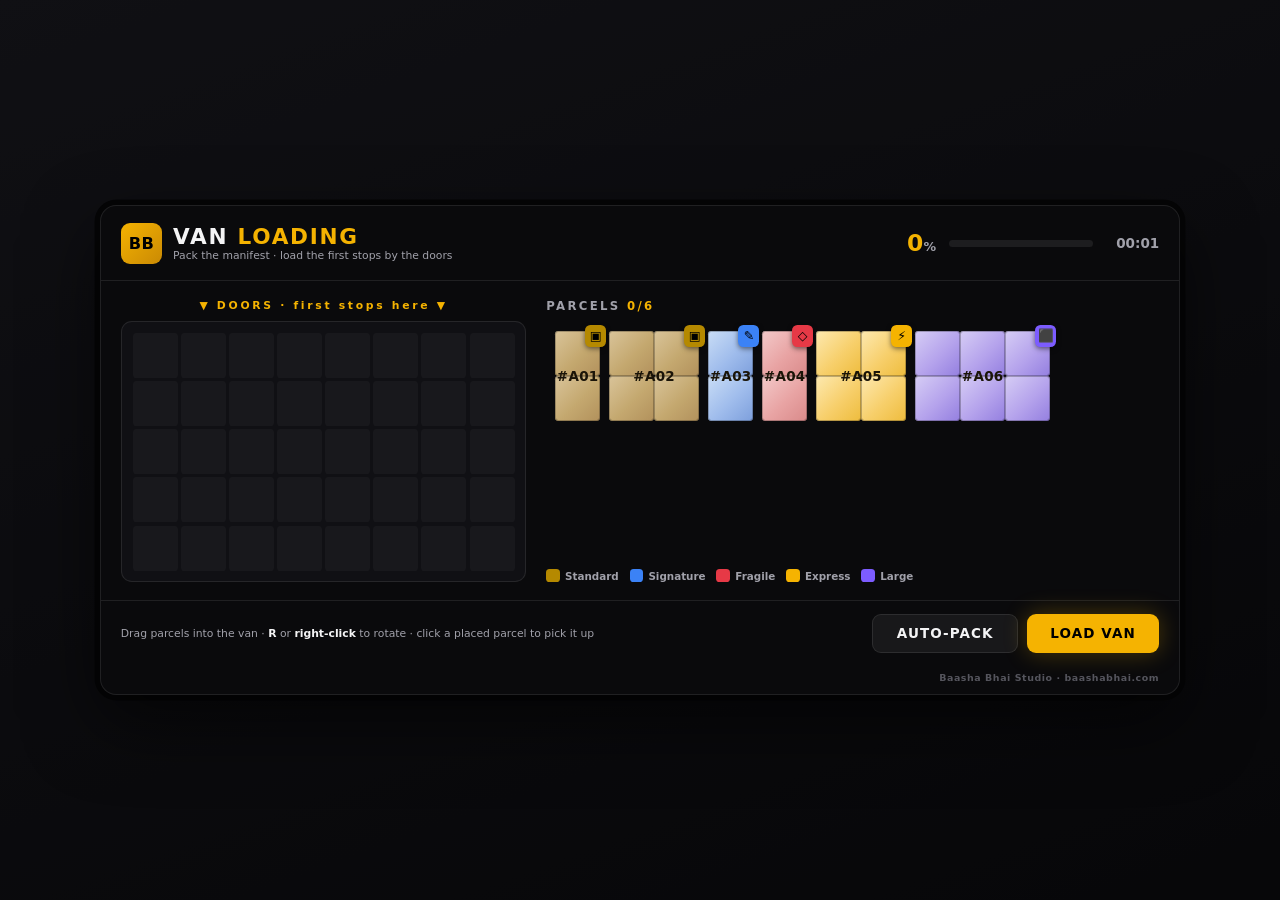
<file: baasha_delivery/web/index.html>
<!DOCTYPE html>
<html lang="en">
<head>
    <meta charset="UTF-8">
    <meta name="viewport" content="width=device-width, initial-scale=1.0">
    <title>Baasha Delivery</title>
    <link rel="stylesheet" href="style.css">
</head>
<body>
    <!-- HUD pill (no focus) -->
    <div id="hud" class="hidden"></div>

    <!-- Van Loading Puzzle -->
    <div id="load" class="view hidden">
        <div class="load-panel">
            <header class="load-head">
                <div class="brand">
                    <div class="brand-mark">BB</div>
                    <div class="brand-text">
                        <div class="title">VAN <span>LOADING</span></div>
                        <div class="sub">Pack the manifest · load the first stops by the doors</div>
                    </div>
                </div>
                <div class="load-meta">
                    <div class="score"><b id="scoreVal">0</b><span>%</span></div>
                    <div class="meter"><div class="meter-fill" id="scoreFill"></div></div>
                    <div class="timer" id="timer">00:00</div>
                </div>
            </header>

            <div class="load-body">
                <div class="grid-wrap">
                    <div class="doors">▼ DOORS · first stops here ▼</div>
                    <div class="grid" id="grid"></div>
                </div>
                <div class="dock">
                    <div class="dock-head">PARCELS <span id="dockCount"></span></div>
                    <div class="dock-tray" id="tray"></div>
                    <div class="dock-legend" id="legend"></div>
                </div>
            </div>

            <footer class="load-foot">
                <div class="hint">Drag parcels into the van · <b>R</b> or <b>right-click</b> to rotate · click a placed parcel to pick it up</div>
                <div class="actions">
                    <button class="btn outline" id="autoPack">Auto-pack</button>
                    <button class="btn gold" id="confirm">Load van</button>
                </div>
            </footer>
            <div class="foot-brand">Baasha Bhai Studio · baashabhai.com</div>
        </div>
    </div>

    <!-- Signature pad -->
    <div id="sign" class="view hidden">
        <div class="sign-card">
            <div class="sign-head"><span class="sign-icon">✎</span> SIGNATURE REQUIRED</div>
            <div class="sign-label" id="signLabel"></div>
            <div class="sign-customer" id="signCustomer"></div>
            <svg class="sign-svg" viewBox="0 0 300 110" preserveAspectRatio="none">
                <path id="signPath" d="M 22 72 C 40 30, 62 92, 84 48 S 124 84, 148 38 S 190 78, 214 44 S 256 70, 278 30"
                      fill="none" stroke="#f5b301" stroke-width="3.5" stroke-linecap="round" stroke-linejoin="round"/>
            </svg>
            <button class="btn gold" id="signConfirm">Confirm delivery</button>
            <div class="sign-hint">Auto-confirms in <b id="signCount">6</b>s</div>
        </div>
    </div>

    <!-- Rating card -->
    <div id="rate" class="hidden">
        <div class="rate-card">
            <div class="rate-stars" id="rateStars"></div>
            <div class="rate-tip" id="rateTip"></div>
            <div class="rate-cond" id="rateCond"></div>
        </div>
    </div>

    <script src="app.js"></script>
</body>
</html>
</file>
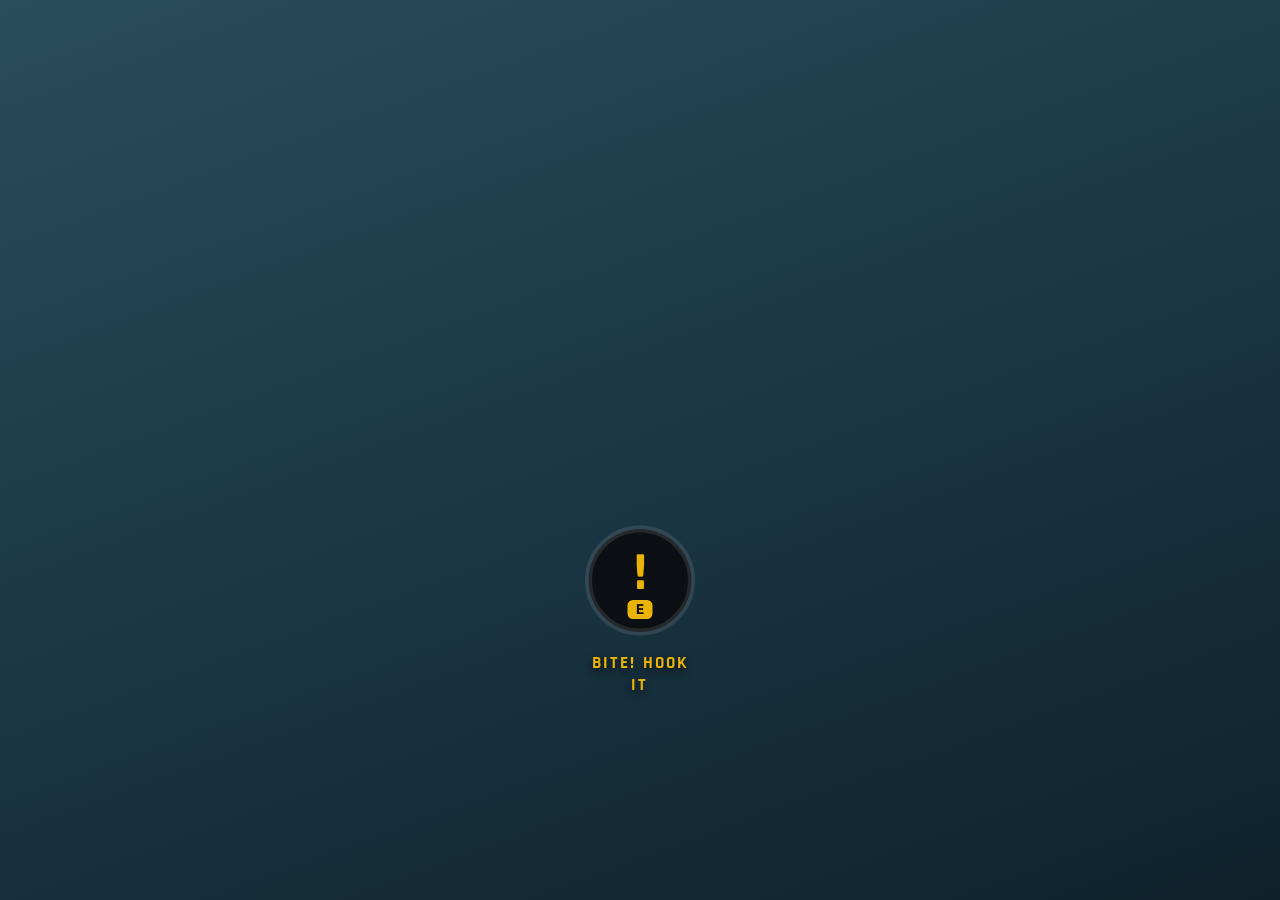
<file: baasha_fishing/web/index.html>
<!DOCTYPE html>
<html lang="en">
<head>
    <meta charset="UTF-8">
    <title>Baasha Fishing</title>
    <link rel="preconnect" href="https://fonts.googleapis.com">
    <link href="https://fonts.googleapis.com/css2?family=Inter:wght@500;600;700&family=Rajdhani:wght@600;700&display=swap" rel="stylesheet">
    <link rel="stylesheet" href="https://cdnjs.cloudflare.com/ajax/libs/font-awesome/6.5.2/css/all.min.css">
    <link rel="stylesheet" href="style.css">
</head>
<body>
    <!-- Bite prompt -->
    <div id="bite" class="hidden">
        <svg class="ring" viewBox="0 0 100 100"><circle cx="50" cy="50" r="44" /><circle id="biteRing" cx="50" cy="50" r="44" /></svg>
        <div class="bite-inner">
            <div class="bite-mark">!</div>
            <div class="bite-key">E</div>
        </div>
        <div class="bite-label">BITE! HOOK IT</div>
    </div>

    <!-- Strike minigame -->
    <div id="reel" class="hidden">
        <div class="reel-head">
            <span class="reel-title"><i class="fa-solid fa-fish"></i> STRIKE!</span>
            <span class="reel-rarity" id="reelRarity"></span>
        </div>
        <div class="strike">
            <svg viewBox="0 0 100 100" class="sring" id="sring">
                <circle cx="50" cy="50" r="42" class="sring-track"></circle>
                <circle cx="50" cy="50" r="42" class="sring-zone" id="sringZone"></circle>
                <g id="needle"><line x1="50" y1="50" x2="50" y2="12"></line><circle cx="50" cy="12" r="3.2"></circle></g>
                <circle cx="50" cy="50" r="5" class="sring-hub"></circle>
            </svg>
            <div class="strike-side">
                <div class="s-label">REEL IT IN</div>
                <div class="pips" id="hitPips"></div>
                <div class="s-label">LINE</div>
                <div class="pips" id="linePips"></div>
                <div class="s-flash" id="sFlash"></div>
            </div>
        </div>
        <div class="reel-hint">Press <b>E</b> / <b>SPACE</b> / click when the needle is in the <b class="green">green zone</b></div>
    </div>

    <!-- Catch card -->
    <div id="catch" class="hidden">
        <div class="c-stripe" id="cStripe"></div>
        <div class="c-icon" id="cIcon"><i class="fa-solid fa-fish"></i></div>
        <div class="c-body">
            <div class="c-rarity" id="cRarity"></div>
            <div class="c-name" id="cName"></div>
            <div class="c-meta" id="cMeta"></div>
        </div>
        <div class="c-value" id="cValue"></div>
    </div>

    <!-- Fish Market (at the fishing ped) -->
    <div id="market" class="hidden">
        <header class="m-top">
            <div class="m-brand">
                <div class="m-logo"><i class="fa-solid fa-fish"></i></div>
                <div>
                    <div class="m-title">FISH <span>MARKET</span></div>
                    <div class="m-sub">Del Perro Pier · Level <b id="mLevel">1</b></div>
                </div>
            </div>
            <nav class="m-tabs">
                <button class="m-tab active" data-tab="cooler"><i class="fa-solid fa-box"></i> Cooler</button>
                <button class="m-tab" data-tab="boat"><i class="fa-solid fa-ship"></i> Boat</button>
                <button class="m-tab" data-tab="guide"><i class="fa-solid fa-book-open"></i> Fish Guide</button>
            </nav>
            <button class="m-close" id="mClose" title="Close (Esc)"><i class="fa-solid fa-xmark"></i></button>
        </header>
        <section class="m-view" id="mView"></section>
        <footer class="m-foot">
            <span>baasha_fishing · free &amp; open source</span>
            <span>baashabhai.com</span>
        </footer>
    </div>

    <!-- Deep Drop minigame -->
    <div id="drop" class="hidden">
        <canvas id="ddCanvas" width="480" height="800"></canvas>
        <div class="dd-hud">
            <div class="dd-pill" id="ddPhase">▼ DROP</div>
            <div class="dd-pill dd-hooks" id="ddHooks"></div>
            <div class="dd-pill"><i class="fa-solid fa-sack-dollar"></i><span id="ddCash">$0</span></div>
        </div>
        <div class="dd-spot" id="ddSpot"></div>
        <div class="dd-keys"><b>A</b><b>D</b> steer · <b>S</b> sink faster · <b>SPACE</b> reel up</div>
        <div class="dd-results hidden" id="ddResults">
            <div class="dd-card">
                <h2 id="ddTitle">NICE <span>CATCH</span></h2>
                <div class="dd-list" id="ddList"></div>
                <div class="dd-total"><span id="ddCount"></span><b id="ddTotal">$0</b></div>
                <div class="dd-hint">Every catch is in your inventory</div>
            </div>
        </div>
    </div>

    <script src="app.js"></script>
    <script src="deepdrop.js"></script>
</body>
</html>
</file>
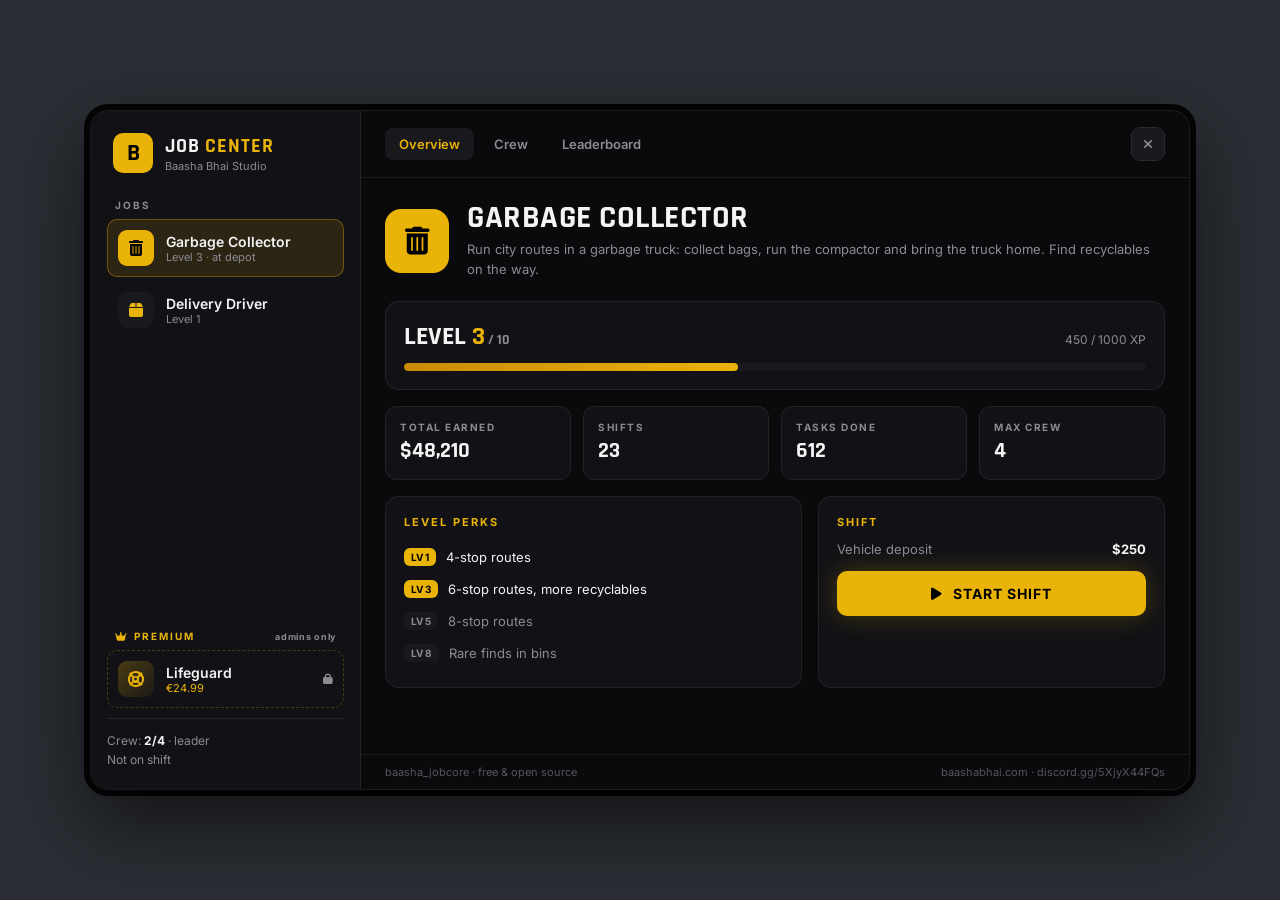
<file: baasha_jobcore/web/index.html>
<!DOCTYPE html>
<html lang="en">
<head>
    <meta charset="UTF-8">
    <title>Baasha Job Center</title>
    <link rel="preconnect" href="https://fonts.googleapis.com">
    <link href="https://fonts.googleapis.com/css2?family=Inter:wght@400;500;600;700&family=Rajdhani:wght@600;700&display=swap" rel="stylesheet">
    <link rel="stylesheet" href="https://cdnjs.cloudflare.com/ajax/libs/font-awesome/6.5.2/css/all.min.css">
    <link rel="stylesheet" href="style.css">
</head>
<body>
    <div id="tablet" class="hidden">
        <aside class="sidebar">
            <div class="brand">
                <div class="brand-mark">B</div>
                <div>
                    <div class="brand-title">JOB <span>CENTER</span></div>
                    <div class="brand-sub">Baasha Bhai Studio</div>
                </div>
            </div>
            <div id="pollBlock" class="hidden"></div>
            <div class="side-label">Jobs</div>
            <nav id="jobList"></nav>
            <div id="premiumBlock" class="hidden">
                <div class="side-label premium-label"><i class="fa-solid fa-crown"></i> Premium <span>admins only</span></div>
                <nav id="premiumList"></nav>
            </div>
            <div class="crew-mini" id="crewMini"></div>
        </aside>

        <main class="main">
            <header class="topbar">
                <div class="tabs">
                    <button class="tab active" data-tab="overview">Overview</button>
                    <button class="tab" data-tab="crew">Crew</button>
                    <button class="tab" data-tab="leaderboard">Leaderboard</button>
                </div>
                <button class="close" id="closeBtn" title="Close (Esc)"><i class="fa-solid fa-xmark"></i></button>
            </header>

            <section id="view"></section>

            <footer class="footer">
                <span>baasha_jobcore · free &amp; open source</span>
                <span>baashabhai.com · discord.gg/5XjyX44FQs</span>
            </footer>
        </main>
    </div>
    <script src="app.js"></script>
</body>
</html>
</file>
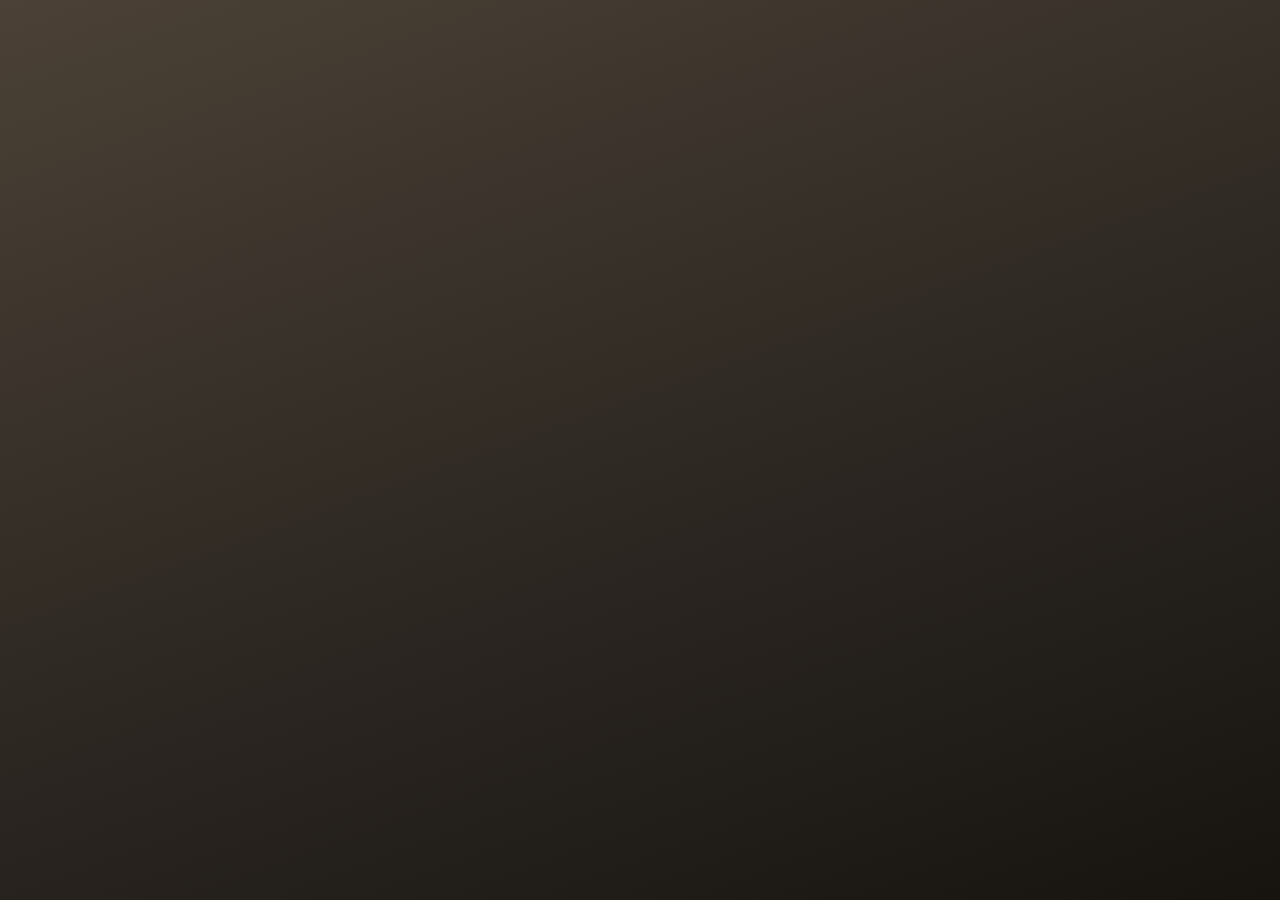
<file: baasha_mining/web/index.html>
<!DOCTYPE html>
<html lang="en">
<head>
    <meta charset="UTF-8">
    <title>Baasha Mining</title>
    <link rel="preconnect" href="https://fonts.googleapis.com">
    <link href="https://fonts.googleapis.com/css2?family=Inter:wght@500;600;700&family=Rajdhani:wght@600;700&display=swap" rel="stylesheet">
    <link rel="stylesheet" href="https://cdnjs.cloudflare.com/ajax/libs/font-awesome/6.5.2/css/all.min.css">
    <link rel="stylesheet" href="style.css">
</head>
<body>
    <!-- Rock Breaker minigame (panel on the right, the player stays visible) -->
    <div id="breaker" class="off">
        <canvas id="bkCanvas" width="520" height="640"></canvas>
        <div class="bk-top">
            <div>
                <div class="bk-rar" id="bkRar">COMMON</div>
                <div class="bk-ore" id="bkOre">Copper rock</div>
            </div>
            <div class="bk-stamina" id="bkStamina"></div>
        </div>
        <div class="bk-progress"><div id="bkProgress"></div></div>
        <div class="bk-keys">Strike with <b>E</b> / <b>SPACE</b> when the ring meets the glowing spot</div>
    </div>

    <!-- Finds card (after a rock or a dynamite blast) -->
    <div id="result" class="off">
        <h2 id="rTitle">ROCK <span>BROKEN</span></h2>
        <div class="r-list" id="rList"></div>
        <div class="r-total"><span id="rMeta"></span><b id="rTotal">$0</b></div>
    </div>

    <!-- Mining Office (at the quarry) -->
    <div id="office" class="off">
        <header class="m-top">
            <div class="m-brand">
                <div class="m-logo"><i class="fa-solid fa-gem"></i></div>
                <div>
                    <div class="m-title">MINING <span>OFFICE</span></div>
                    <div class="m-sub">Davis Quartz · Level <b id="oLevel">1</b></div>
                </div>
            </div>
            <nav class="m-tabs">
                <button class="m-tab active" data-tab="bag"><i class="fa-solid fa-sack-xmark"></i> Ore Bag</button>
                <button class="m-tab" data-tab="smelter"><i class="fa-solid fa-fire"></i> Smelter</button>
                <button class="m-tab" data-tab="collection"><i class="fa-solid fa-gem"></i> Collection</button>
            </nav>
            <button class="m-close" id="oClose" title="Close (Esc)"><i class="fa-solid fa-xmark"></i></button>
        </header>
        <section class="m-view" id="oView"></section>
        <footer class="m-foot">
            <span>baasha_mining · free &amp; open source</span>
            <span>baashabhai.com</span>
        </footer>
    </div>

    <script src="app.js"></script>
    <script src="breaker.js"></script>
</body>
</html>
</file>
<file: baasha_delivery/web/style.css>
:root {
    --panel: rgba(10, 10, 12, 0.9);
    --panel2: #121216;
    --line: rgba(255, 255, 255, 0.09);
    --text: #f4f4f5;
    --muted: #a1a1aa;
    --gold: #f5b301;
    --green: #22c55e;
    --red: #ef4444;
    --cell: clamp(34px, 5vh, 58px);
    --radius: 1.4vh;
}

* { box-sizing: border-box; margin: 0; padding: 0; }
html, body {
    width: 100vw; height: 100vh; overflow: hidden; background: transparent;
    color: var(--text); font-family: 'Segoe UI', 'Inter', system-ui, -apple-system, sans-serif;
    user-select: none;
}
.hidden { display: none !important; }
b { font-weight: 700; }

/* ── Buttons ─────────────────────────────────────────── */
.btn {
    border: none; border-radius: 1vh; padding: 1.3vh 2.6vh;
    font: 700 1.5vh/1 'Segoe UI', system-ui, sans-serif; letter-spacing: 0.08em; text-transform: uppercase;
    cursor: pointer; display: inline-flex; align-items: center; gap: 0.8vh;
    transition: transform 0.15s, filter 0.15s, box-shadow 0.15s;
}
.btn:hover { filter: brightness(1.15); transform: translateY(-1px); }
.btn:active { transform: scale(0.96); }
.btn.gold { background: var(--gold); color: #000; box-shadow: 0 0 2.6vh rgba(245, 179, 1, 0.28); }
.btn.outline { background: rgba(255, 255, 255, 0.06); color: var(--text); border: 1px solid var(--line); }
.btn:disabled { opacity: 0.4; cursor: not-allowed; filter: none; transform: none; }

/* ── HUD pill ────────────────────────────────────────── */
#hud {
    position: absolute; left: 50%; top: 2.4vh; transform: translateX(-50%);
    min-width: 34vh; max-width: 60vh; padding: 1.3vh 2vh;
    background: rgba(8, 8, 10, 0.78); border: 1px solid var(--line); border-top: 0.35vh solid var(--gold);
    border-radius: 1.2vh; box-shadow: 0 1.5vh 4vh rgba(0, 0, 0, 0.5);
    text-align: center; pointer-events: none;
}
#hud.left { left: 3vh; transform: none; }
#hud.right { left: auto; right: 3vh; transform: none; }
.hud-title { font: 700 1.9vh/1.2 'Segoe UI', system-ui, sans-serif; letter-spacing: 0.06em; }
.hud-line { font: 500 1.4vh/1.3 'Segoe UI', system-ui, sans-serif; color: var(--muted); margin-top: 0.4vh; }
.hud-chip { display: inline-flex; align-items: center; gap: 0.6vh; margin-top: 0.7vh; font: 700 1.3vh/1 'Segoe UI', system-ui, sans-serif; }
.hud-chip.express { color: var(--gold); }
.hud-chip.fragile { color: #f87171; }
.hud-bar { width: 100%; height: 0.9vh; margin-top: 0.8vh; border-radius: 99px; background: rgba(255, 255, 255, 0.1); overflow: hidden; }
.hud-bar > div { height: 100%; border-radius: 99px; transition: width 0.25s; }
.hud-hint { margin-top: 0.7vh; font: 500 1.1vh 'Segoe UI', system-ui, sans-serif; color: #66666d; }
.hud-tag { display: inline-block; padding: 0.25vh 0.8vh; border-radius: 0.5vh; background: rgba(255,255,255,0.08); font-weight: 700; }

/* ── Full views (centred) ────────────────────────────── */
.view {
    position: absolute; inset: 0; display: flex; align-items: center; justify-content: center;
    background: rgba(4, 4, 6, 0.5);
}

/* ── Van Loading Puzzle ───────────────────────────────── */
.load-panel {
    width: min(120vh, 94vw); background: #0a0a0c; border: 1px solid var(--line);
    border-radius: 1.8vh; box-shadow: 0 3vh 8vh rgba(0, 0, 0, 0.6), 0 0 0 0.6vh #050506;
    overflow: hidden; display: flex; flex-direction: column;
}
.load-head { display: flex; align-items: center; gap: 2vh; padding: 1.8vh 2.2vh; border-bottom: 1px solid var(--line); }
.brand { display: flex; align-items: center; gap: 1.2vh; }
.brand-mark {
    width: 4.6vh; height: 4.6vh; border-radius: 1vh; background: linear-gradient(135deg, var(--gold), #ca8a04);
    color: #000; display: grid; place-items: center; font: 800 1.8vh 'Segoe UI', system-ui, sans-serif; letter-spacing: 0.02em;
}
.title { font: 700 2.4vh 'Segoe UI', system-ui, sans-serif; letter-spacing: 0.08em; text-transform: uppercase; }
.title span { color: var(--gold); }
.sub { font: 500 1.2vh 'Segoe UI', system-ui, sans-serif; color: var(--muted); }
.load-meta { display: flex; align-items: center; gap: 1.4vh; margin-left: auto; }
.score { font: 700 2.6vh 'Segoe UI', system-ui, sans-serif; }
.score b { color: var(--gold); }
.score span { color: var(--muted); font-size: 1.4vh; }
.meter { width: 16vh; height: 0.8vh; border-radius: 99px; background: rgba(255, 255, 255, 0.08); overflow: hidden; }
.meter-fill { height: 100%; width: 0%; border-radius: 99px; background: linear-gradient(90deg, #ca8a04, var(--gold)); transition: width 0.3s; }
.timer { font: 700 1.5vh 'Segoe UI', system-ui, sans-serif; color: var(--muted); min-width: 6vh; text-align: right; }

.load-body { display: flex; gap: 2.2vh; padding: 2vh 2.2vh; flex: 1; min-height: 0; }
.grid-wrap { display: flex; flex-direction: column; gap: 1vh; }
.grid {
    display: grid; gap: 0.35vh; padding: 1.2vh; background: #101014;
    border: 1px solid var(--line); border-radius: 1.2vh; position: relative;
}
.grid .cell { background: rgba(255, 255, 255, 0.035); border-radius: 0.4vh; position: relative; }
.grid .cell.hover-ok { background: rgba(34, 197, 94, 0.25); box-shadow: inset 0 0 0 1px var(--green); }
.grid .cell.hover-bad { background: rgba(239, 68, 68, 0.25); box-shadow: inset 0 0 0 1px var(--red); }
.doors { text-align: center; font: 700 1.2vh 'Segoe UI', system-ui, sans-serif; letter-spacing: 0.25em; color: var(--gold); }

.dock { flex: 1; display: flex; flex-direction: column; min-width: 30vh; }
.dock-head { font: 700 1.3vh 'Segoe UI', system-ui, sans-serif; letter-spacing: 0.2em; color: var(--muted); margin-bottom: 1vh; }
.dock-head span { color: var(--gold); }
.dock-tray { flex: 1; overflow-y: auto; display: flex; flex-wrap: wrap; gap: 1vh; align-content: flex-start; padding: 1vh; min-height: 0; }
.dock-tray::-webkit-scrollbar { width: 0.5vh; }
.dock-tray::-webkit-scrollbar-thumb { background: rgba(255, 255, 255, 0.18); border-radius: 99px; }

.parcel .empty, .ghost .empty { background: transparent !important; box-shadow: none !important; }
.empty-note { width: 100%; text-align: center; color: var(--muted); font: 500 1.4vh 'Segoe UI', system-ui, sans-serif; padding: 4vh 0; }
.parcel {
    position: relative; display: grid; cursor: grab; flex-shrink: 0;
    transition: transform 0.12s, box-shadow 0.12s, opacity 0.15s;
}
.parcel:hover { transform: translateY(-2px); }
.parcel:active { cursor: grabbing; }
.parcel .cellbox { background: linear-gradient(135deg, #d9c49a 0%, #c4a86f 55%, #b2915c 100%); border-radius: 0.35vh; box-shadow: inset 0 0 0 1px rgba(0,0,0,0.25); }
.parcel.placed { cursor: pointer; }
.parcel .plabel {
    position: absolute; inset: 0; display: flex; align-items: center; justify-content: center;
    font: 800 1.5vh 'Segoe UI', system-ui, sans-serif; color: #1a1408; pointer-events: none; letter-spacing: 0.02em;
}
.parcel .picon { position: absolute; top: -0.7vh; right: -0.7vh; width: 2.4vh; height: 2.4vh; border-radius: 0.6vh; display: grid; place-items: center; font-size: 1.4vh; color: #000; box-shadow: 0 0.2vh 0.6vh rgba(0,0,0,0.5); }
.parcel.fragile .cellbox { background: linear-gradient(135deg, #f3c9c9, #e8a3a3 55%, #d98a8a); }
.parcel.express .cellbox { background: linear-gradient(135deg, #fde9b0, #f7cf6b 55%, #eebc3d); }
.parcel.signature .cellbox { background: linear-gradient(135deg, #c9ddf6, #9fbcec 55%, #7d9fdc); }
.parcel.large .cellbox { background: linear-gradient(135deg, #d6cdf5, #b5a3ec 55%, #947fe0); }

.dock-legend { display: flex; flex-wrap: wrap; gap: 1.2vh; margin-top: 1.2vh; }
.legend-item { display: flex; align-items: center; gap: 0.6vh; font: 600 1.15vh 'Segoe UI', system-ui, sans-serif; color: var(--muted); }
.legend-dot { width: 1.5vh; height: 1.5vh; border-radius: 0.4vh; }

.load-foot { display: flex; align-items: center; gap: 2vh; padding: 1.4vh 2.2vh; border-top: 1px solid var(--line); }
.hint { font: 500 1.2vh 'Segoe UI', system-ui, sans-serif; color: var(--muted); }
.hint b { color: var(--text); }
.actions { margin-left: auto; display: flex; gap: 1vh; }
.foot-brand { padding: 0.7vh 2.2vh 1.2vh; text-align: right; font: 600 1.05vh 'Segoe UI', system-ui, sans-serif; color: #55555d; letter-spacing: 0.06em; }

/* Drag ghost */
.ghost {
    position: fixed; pointer-events: none; z-index: 99; display: grid; gap: 0.35vh;
    opacity: 0.85; filter: drop-shadow(0 1vh 2vh rgba(0, 0, 0, 0.5));
}
.ghost .cellbox { border-radius: 0.35vh; }

/* Success burst */
#load.burst::after {
    content: ''; position: absolute; inset: 0; border-radius: 2vh;
    box-shadow: 0 0 8vh rgba(245, 179, 1, 0.6); animation: burst 0.7s ease-out;
    pointer-events: none;
}
@keyframes burst { 0% { opacity: 1; } 100% { opacity: 0; } }

/* ── Signature pad ────────────────────────────────────── */
.sign-card {
    width: min(64vh, 88vw); padding: 3vh 3.4vh; background: var(--panel2);
    border: 1px solid var(--line); border-top: 0.5vh solid var(--gold); border-radius: 1.8vh;
    box-shadow: 0 3vh 8vh rgba(0, 0, 0, 0.6); text-align: center;
}
.sign-head { font: 700 2.2vh 'Segoe UI', system-ui, sans-serif; letter-spacing: 0.15em; color: var(--gold); }
.sign-icon { display: inline-grid; place-items: center; width: 3.4vh; height: 3.4vh; border-radius: 0.9vh; background: rgba(245,179,1,0.15); margin-right: 1vh; }
.sign-label { font: 700 3vh 'Segoe UI', system-ui, sans-serif; margin-top: 2vh; }
.sign-customer { font: 500 1.6vh 'Segoe UI', system-ui, sans-serif; color: var(--muted); margin-top: 0.5vh; }
.sign-svg { width: 100%; height: 16vh; margin: 2.4vh 0; }
#signPath { stroke-dasharray: 1000; stroke-dashoffset: 1000; animation: sign 2s ease-out forwards; }
@keyframes sign { to { stroke-dashoffset: 0; } }
.sign-hint { margin-top: 1.4vh; font: 500 1.2vh 'Segoe UI', system-ui, sans-serif; color: var(--muted); }
.sign-hint b { color: var(--gold); }

/* ── Rating card ──────────────────────────────────────── */
#rate { position: absolute; left: 50%; bottom: 14vh; transform: translateX(-50%); pointer-events: none; }
.rate-card {
    min-width: 40vh; padding: 2vh 2.6vh; background: var(--panel);
    border: 1px solid var(--line); border-radius: 1.4vh; text-align: center;
    box-shadow: 0 1.5vh 4vh rgba(0, 0, 0, 0.5);
    animation: rateIn 0.35s cubic-bezier(0.2, 1.3, 0.4, 1);
}
@keyframes rateIn { from { opacity: 0; transform: translateY(2vh); } to { opacity: 1; transform: none; } }
.rate-stars { font-size: 3.4vh; letter-spacing: 0.4vh; color: rgba(255, 255, 255, 0.14); }
.rate-stars i { display: inline-block; animation: starPop 0.4s backwards; color: var(--gold); }
@keyframes starPop { 0% { transform: scale(0); } 60% { transform: scale(1.3); } 100% { transform: scale(1); } }
.rate-tip { font: 700 2.4vh 'Segoe UI', system-ui, sans-serif; color: var(--green); margin-top: 0.8vh; }
.rate-cond { font: 600 1.3vh 'Segoe UI', system-ui, sans-serif; color: var(--muted); margin-top: 0.4vh; }

/* ── Reduced motion ───────────────────────────────────── */
@media (prefers-reduced-motion: reduce) {
    * { animation: none !important; transition: none !important; }
}
</file>
<file: baasha_fishing/web/style.css>
:root {
    --panel: rgba(10, 10, 12, 0.88);
    --line: rgba(255, 255, 255, 0.08);
    --text: #f4f4f5;
    --muted: #a1a1aa;
    --gold: #eab308;
    --water: #0e3a4a;
}

* { box-sizing: border-box; margin: 0; padding: 0; }
html, body { width: 100vw; height: 100vh; overflow: hidden; background: transparent; font-family: 'Inter', sans-serif; color: var(--text); user-select: none; }
.hidden { opacity: 0 !important; pointer-events: none; transform: translate(-50%, 1.5vh) !important; }

/* Sizes in vh so it looks the same at any resolution */

/* ── Bite prompt ─────────────────────────── */
#bite {
    position: absolute; left: 50%; top: 58vh; transform: translate(-50%, 0);
    width: 13vh; text-align: center; transition: opacity 0.2s, transform 0.2s;
}
.ring { width: 13vh; height: 13vh; transform: rotate(-90deg); }
.ring circle { fill: rgba(10, 10, 12, 0.85); stroke: rgba(255, 255, 255, 0.1); stroke-width: 6; }
.ring #biteRing { fill: none; stroke: var(--gold); stroke-width: 6; stroke-linecap: round; stroke-dasharray: 276.5; stroke-dashoffset: 0; }
.bite-inner { position: absolute; top: 0; left: 0; width: 13vh; height: 13vh; display: grid; place-items: center; }
.bite-mark { font: 700 6vh 'Rajdhani'; color: var(--gold); line-height: 1; animation: shake 0.25s infinite; margin-top: -1.4vh; }
.bite-key {
    position: absolute; bottom: 2.2vh; font: 700 1.5vh 'Inter';
    background: var(--gold); color: #000; border-radius: 0.6vh; padding: 0.2vh 0.9vh;
}
.bite-label { margin-top: 1vh; font: 700 1.9vh 'Rajdhani'; letter-spacing: 0.12em; color: var(--gold); text-shadow: 0 0.3vh 1vh rgba(0, 0, 0, 0.8); }
@keyframes shake { 0%, 100% { transform: rotate(-8deg); } 50% { transform: rotate(8deg); } }

/* ── Reeling minigame ────────────────────── */
#reel {
    position: absolute; left: 50%; bottom: 14vh; transform: translate(-50%, 0);
    width: 62vh; padding: 1.8vh 2vh 1.6vh;
    background: var(--panel); border: 1px solid var(--line); border-top: 0.4vh solid var(--gold);
    border-radius: 1.4vh; box-shadow: 0 1.5vh 4vh rgba(0, 0, 0, 0.5);
    transition: opacity 0.25s, transform 0.25s;
}
.reel-head { display: flex; justify-content: space-between; align-items: center; margin-bottom: 1.3vh; }
.reel-title { font: 700 2.2vh 'Rajdhani'; letter-spacing: 0.1em; }
.reel-title i { color: var(--gold); margin-right: 0.6vh; }
.reel-rarity { font: 700 1.2vh 'Inter'; letter-spacing: 0.15em; padding: 0.4vh 0.9vh; border-radius: 0.5vh; background: rgba(255, 255, 255, 0.08); }
/* Strike ring */
.strike { display: flex; align-items: center; justify-content: center; gap: 3.5vh; }
.sring { width: 22vh; height: 22vh; flex-shrink: 0; }
.sring.shake { animation: sshake 0.3s; }
.sring-track { fill: rgba(8, 34, 44, 0.75); stroke: rgba(255, 255, 255, 0.1); stroke-width: 7; }
.sring-zone { fill: none; stroke: #22c55e; stroke-width: 7; opacity: 0.8; transition: opacity 0.1s; }
.sring-zone.on { stroke: #4ade80; opacity: 1; }
#needle line { stroke: #fff; stroke-width: 2.4; stroke-linecap: round; }
#needle circle, .sring-hub { fill: var(--gold); }
.strike-side { min-width: 21vh; }
.s-label { font: 700 1.1vh 'Inter'; letter-spacing: 0.2em; color: var(--muted); margin: 1vh 0 0.7vh; }
.pips { display: flex; flex-wrap: wrap; gap: 0.7vh; font-size: 2.3vh; }
.pips i { color: rgba(255, 255, 255, 0.14); transition: color 0.15s, transform 0.15s; }
.pips i.on { color: var(--gold); transform: scale(1.15); }
.pips span { width: 3.4vh; height: 0.9vh; border-radius: 99px; background: rgba(255, 255, 255, 0.1); }
.pips span.on { background: #38bdf8; }
.s-flash { height: 3.6vh; margin-top: 1.2vh; font: 700 3vh 'Rajdhani'; letter-spacing: 0.1em; opacity: 0; }
.s-flash.hit { color: #4ade80; animation: spop 0.55s ease-out; }
.s-flash.miss { color: #f87171; animation: spop 0.55s ease-out; }
.reel-hint .green { color: #4ade80; }
@keyframes spop { 0% { opacity: 0; transform: scale(0.6); } 30% { opacity: 1; transform: scale(1.15); } 100% { opacity: 0; transform: scale(1); } }
@keyframes sshake { 0%, 100% { transform: translateX(0); } 25% { transform: translateX(-0.8vh); } 75% { transform: translateX(0.8vh); } }
.reel-hint { margin-top: 1vh; font: 500 1.25vh 'Inter'; color: var(--muted); text-align: center; }
.reel-hint b { color: var(--text); }

/* ── Catch card ──────────────────────────── */
#catch {
    position: absolute; left: 50%; bottom: 14vh; transform: translate(-50%, 0);
    display: flex; align-items: center; gap: 1.6vh; min-width: 48vh;
    padding: 1.6vh 2.2vh 1.6vh 1.6vh; overflow: hidden;
    background: var(--panel); border: 1px solid var(--line); border-radius: 1.4vh;
    box-shadow: 0 1.5vh 4vh rgba(0, 0, 0, 0.5);
    transition: opacity 0.3s, transform 0.3s cubic-bezier(0.2, 1.3, 0.4, 1);
}
.c-stripe { position: absolute; left: 0; top: 0; bottom: 0; width: 0.5vh; background: var(--gold); }
.c-icon {
    width: 6.4vh; height: 6.4vh; border-radius: 1.2vh; flex-shrink: 0; margin-left: 0.6vh;
    display: grid; place-items: center; font-size: 3vh;
    background: rgba(255, 255, 255, 0.06); border: 1px solid rgba(255, 255, 255, 0.12);
}
.c-icon.has-img { padding: 0.5vh; }
.c-icon .fish-img { width: 100%; height: 100%; }
.c-rarity { font: 700 1.15vh 'Inter'; letter-spacing: 0.2em; }
.c-name { font: 700 3vh 'Rajdhani'; letter-spacing: 0.03em; text-transform: uppercase; line-height: 1.1; }
.c-meta { font: 500 1.4vh 'Inter'; color: var(--muted); margin-top: 0.3vh; }
.c-value { margin-left: auto; padding-left: 2vh; font: 700 3.2vh 'Rajdhani'; color: #4ade80; }

/* ── Fish Market ─────────────────────────── */
#market {
    position: absolute; left: 50%; top: 50%; transform: translate(-50%, -50%);
    width: min(110vh, 94vw); height: 66vh; display: flex; flex-direction: column;
    background: #0a0a0c; border: 1px solid var(--line); border-radius: 1.8vh;
    box-shadow: 0 3vh 8vh rgba(0, 0, 0, 0.6), 0 0 0 0.6vh #050506;
    transition: opacity 0.2s, transform 0.2s;
}
#market.hidden { transform: translate(-50%, -48%) !important; }
.m-top { display: flex; align-items: center; gap: 2vh; padding: 1.8vh 2.2vh; border-bottom: 1px solid var(--line); }
.m-brand { display: flex; align-items: center; gap: 1.2vh; }
.m-logo { width: 4.4vh; height: 4.4vh; border-radius: 1vh; background: var(--gold); color: #000; display: grid; place-items: center; font-size: 2vh; }
.m-title { font: 700 2.4vh 'Rajdhani'; letter-spacing: 0.08em; }
.m-title span { color: var(--gold); }
.m-sub { font: 500 1.2vh 'Inter'; color: var(--muted); }
.m-sub b { color: var(--gold); }
.m-tabs { display: flex; gap: 0.6vh; margin-left: auto; }
.m-tab { background: none; border: none; color: var(--muted); font: 600 1.35vh 'Inter'; padding: 0.9vh 1.4vh; border-radius: 0.9vh; cursor: pointer; }
.m-tab i { margin-right: 0.5vh; }
.m-tab:hover { color: var(--text); }
.m-tab.active { background: #18181d; color: var(--gold); }
.m-close { background: #18181d; border: 1px solid var(--line); color: var(--muted); width: 3.6vh; height: 3.6vh; border-radius: 0.9vh; cursor: pointer; font-size: 1.5vh; }
.m-close:hover { color: var(--text); border-color: #ef4444; }
.m-view { flex: 1; overflow-y: auto; padding: 2vh 2.2vh; min-height: 0; }
.m-foot { display: flex; justify-content: space-between; padding: 1vh 2.2vh; border-top: 1px solid var(--line); font: 500 1.1vh 'Inter'; color: #55555d; }
.m-view::-webkit-scrollbar { width: 0.6vh; }
.m-view::-webkit-scrollbar-thumb { background: #26262c; border-radius: 99px; }

.m-empty { text-align: center; color: var(--muted); padding: 8vh 0; font: 500 1.6vh 'Inter'; }
.m-empty i { display: block; font-size: 5vh; color: #2a2a31; margin-bottom: 1.5vh; }

.fish-row { display: flex; align-items: center; gap: 1.4vh; padding: 1.1vh 1.4vh; background: #121216; border: 1px solid var(--line); border-radius: 1vh; margin-bottom: 0.8vh; }
.fish-dot { width: 3.6vh; height: 3.6vh; border-radius: 0.9vh; display: grid; place-items: center; font-size: 1.6vh; flex-shrink: 0; background: rgba(255, 255, 255, 0.05); }
.fish-name { font: 600 1.6vh 'Inter'; }
.fish-rar { font: 700 1vh 'Inter'; letter-spacing: 0.15em; }
.fish-w { margin-left: auto; font: 500 1.4vh 'Inter'; color: var(--muted); }
.fish-v { width: 8vh; text-align: right; font: 700 1.9vh 'Rajdhani'; color: #4ade80; }

.sell-bar { position: sticky; bottom: -2vh; display: flex; align-items: center; justify-content: space-between; margin: 1.4vh -2.2vh -2vh; padding: 1.6vh 2.2vh; background: #0f0f12; border-top: 1px solid var(--line); }
.sell-total { font: 600 1.4vh 'Inter'; color: var(--muted); }
.sell-total b { font: 700 2.6vh 'Rajdhani'; color: var(--text); margin-left: 0.6vh; }
.m-btn { border: none; border-radius: 1vh; padding: 1.3vh 2.4vh; font: 700 1.45vh 'Inter'; letter-spacing: 0.08em; text-transform: uppercase; cursor: pointer; display: inline-flex; gap: 0.8vh; align-items: center; }
.m-btn.gold { background: var(--gold); color: #000; box-shadow: 0 0 2.4vh rgba(234, 179, 8, 0.25); }
.m-btn.red { background: rgba(239, 68, 68, 0.12); color: #ef4444; border: 1px solid rgba(239, 68, 68, 0.35); }
.m-btn:disabled { opacity: 0.4; cursor: not-allowed; box-shadow: none; }
.m-btn { transition: transform 0.15s, filter 0.15s, box-shadow 0.15s; }
.m-btn:hover:not(:disabled), .m-btn.pressed { filter: brightness(1.2); }
.m-btn.pressed { transform: scale(0.95); box-shadow: 0 0 0 0.35vh rgba(255, 255, 255, 0.35); }

.boat-card { display: flex; gap: 2.4vh; align-items: center; padding: 2.4vh; background: #121216; border: 1px solid var(--line); border-radius: 1.4vh; }
.boat-icon { width: 11vh; height: 11vh; border-radius: 1.6vh; display: grid; place-items: center; font-size: 5vh; color: var(--gold); background: rgba(234, 179, 8, 0.1); border: 1px solid rgba(234, 179, 8, 0.3); flex-shrink: 0; }
.boat-name { font: 700 2.8vh 'Rajdhani'; letter-spacing: 0.04em; }
.boat-meta { font: 500 1.4vh 'Inter'; color: var(--muted); margin: 0.6vh 0 1.6vh; line-height: 1.5; }
.boat-status { display: inline-block; font: 700 1.1vh 'Inter'; letter-spacing: 0.15em; padding: 0.4vh 0.9vh; border-radius: 0.5vh; margin-bottom: 1.2vh; }

.guide-head { display: flex; align-items: center; gap: 1.6vh; margin-bottom: 1.6vh; }
.guide-count { font: 700 2.2vh 'Rajdhani'; white-space: nowrap; }
.guide-count span { color: var(--gold); }
.guide-bar { flex: 1; height: 0.8vh; border-radius: 99px; background: rgba(255, 255, 255, 0.07); overflow: hidden; }
.guide-bar > div { height: 100%; background: linear-gradient(90deg, #ca8a04, var(--gold)); }
.guide-grid { display: grid; grid-template-columns: repeat(5, minmax(0, 1fr)); gap: 1vh; }
.g-card { padding: 1.3vh 1.1vh; background: #121216; border: 1px solid var(--line); border-top: 0.35vh solid #2a2a31; border-radius: 1vh; text-align: center; }
.g-card i { font-size: 2.6vh; display: block; margin-bottom: 0.7vh; }
.g-card.unknown i { color: #2a2a31; }
.g-name { font: 700 1.3vh 'Inter'; white-space: nowrap; overflow: hidden; text-overflow: ellipsis; }
.g-meta { font: 500 1.05vh 'Inter'; color: var(--muted); margin-top: 0.3vh; }
.g-price { font: 700 1.15vh 'Inter'; color: #facc15; margin-top: 0.5vh; }
.fish-img { width: 100%; height: 100%; object-fit: contain; }
.fish-dot .fish-img { width: 3.2vh; height: 3.2vh; }
.g-card .fish-img { display: block; width: 5.5vh; height: 5.5vh; margin: 0 auto 0.6vh; }
.g-card.unknown { background: #0e0e11; }
.g-card.unknown .fish-img { opacity: 0.75; }
.g-card.unknown .g-name { color: #d4d4d8; }
.g-new { font-style: italic; opacity: 0.8; }

/* ── Deep Drop minigame (tall panel on the right, the player stays visible) ── */
#drop {
    position: absolute; right: 4vh; top: 50%; transform: translateY(-50%);
    height: 84vh; aspect-ratio: 480 / 800; border-radius: 1.6vh; overflow: hidden;
    border: 1px solid var(--line); box-shadow: 0 2vh 6vh rgba(0, 0, 0, 0.6);
    transition: opacity 0.25s;
}
#drop.hidden { display: none; }
#ddCanvas { display: block; width: 100%; height: 100%; }
.dd-hud { position: absolute; left: 0; right: 0; top: 0; display: flex; justify-content: space-between; align-items: center; padding: 1.3vh 1.4vh; pointer-events: none; }
.dd-pill { display: flex; align-items: center; gap: 0.7vh; background: rgba(8, 10, 14, 0.72); border: 1px solid rgba(255, 255, 255, 0.1); border-radius: 99px; padding: 0.5vh 1.2vh; font: 700 1.5vh 'Rajdhani'; letter-spacing: 0.08em; }
.dd-pill i { color: var(--gold); }
#ddPhase { min-width: 9vh; justify-content: center; }
.dd-hooks i { color: rgba(255, 255, 255, 0.18); font-size: 1.3vh; }
.dd-hooks i.on { color: var(--gold); }
.dd-spot { position: absolute; left: 1.4vh; top: 5.4vh; font: 700 1.1vh 'Inter'; letter-spacing: 0.18em; color: rgba(255, 255, 255, 0.75); text-transform: uppercase; text-shadow: 0 0.2vh 0.6vh rgba(0, 0, 0, 0.6); pointer-events: none; }
.dd-keys { position: absolute; left: 0; right: 0; bottom: 1.2vh; text-align: center; font: 500 1.15vh 'Inter'; color: rgba(255, 255, 255, 0.75); pointer-events: none; }
.dd-keys b { font: 700 1.05vh 'Inter'; color: var(--text); background: rgba(8, 10, 14, 0.7); border: 1px solid rgba(255, 255, 255, 0.2); border-radius: 0.4vh; padding: 0.1vh 0.5vh; margin: 0 0.15vh; }
.dd-results { position: absolute; inset: 0; display: flex; align-items: center; justify-content: center; background: rgba(4, 8, 12, 0.55); }
.dd-results.hidden { display: none; }
.dd-card { width: 86%; background: var(--panel); border: 1px solid var(--line); border-top: 0.4vh solid var(--gold); border-radius: 1.4vh; padding: 2.2vh; text-align: center; }
.dd-card h2 { font: 700 3.2vh 'Rajdhani'; letter-spacing: 0.1em; }
.dd-card h2 span { color: var(--gold); }
.dd-list { max-height: 40vh; overflow-y: auto; display: grid; gap: 0.7vh; margin: 1.4vh 0 1.4vh; text-align: left; }
.dd-row { display: flex; align-items: center; gap: 1.1vh; background: #121216; border: 1px solid var(--line); border-left: 0.35vh solid; border-radius: 1vh; padding: 0.7vh 1.1vh; }
.dd-row .fish-img, .dd-row > i { width: 4.6vh; height: 4.6vh; flex-shrink: 0; }
.dd-name { font-weight: 700; font-size: 1.4vh; }
.dd-rar { font: 700 1vh 'Inter'; letter-spacing: 0.15em; }
.dd-w { margin-left: auto; color: var(--muted); font-size: 1.2vh; }
.dd-v { width: 6.5vh; text-align: right; font: 700 1.8vh 'Rajdhani'; color: #4ade80; }
.dd-total { display: flex; justify-content: space-between; align-items: baseline; border-top: 1px solid var(--line); padding-top: 1.1vh; color: var(--muted); font-size: 1.2vh; }
.dd-total b { font: 700 2.8vh 'Rajdhani'; color: #4ade80; }
.dd-hint { margin-top: 1vh; font-size: 1.1vh; color: var(--muted); }
.dd-empty { color: var(--muted); padding: 2vh 0; text-align: center; }
.dd-list::-webkit-scrollbar { width: 0.5vh; }
.dd-list::-webkit-scrollbar-thumb { background: rgba(255, 255, 255, 0.18); border-radius: 99px; }
.dd-list::-webkit-scrollbar-track { background: transparent; }
</file>
<file: baasha_jobcore/web/style.css>
:root {
    --bg: #0a0a0c;
    --panel: #121216;
    --panel-2: #18181d;
    --line: rgba(255, 255, 255, 0.07);
    --text: #f4f4f5;
    --muted: #8b8b94;
    --gold: #eab308;
    --gold-soft: rgba(234, 179, 8, 0.12);
    --green: #22c55e;
    --red: #ef4444;
}

* { box-sizing: border-box; margin: 0; padding: 0; }

body {
    font-family: 'Inter', system-ui, sans-serif;
    color: var(--text);
    background: transparent;
    overflow: hidden;
    user-select: none;
    height: 100vh;
    display: flex;
    align-items: center;
    justify-content: center;
}

.hidden { display: none !important; }

#tablet {
    width: min(1100px, 92vw);
    height: min(680px, 88vh);
    display: grid;
    grid-template-columns: 270px 1fr;
    background: var(--bg);
    border: 1px solid var(--line);
    border-radius: 18px;
    box-shadow: 0 30px 80px rgba(0, 0, 0, 0.6), 0 0 0 6px #050506;
    overflow: hidden;
    animation: pop 0.18s ease-out;
}

@keyframes pop { from { transform: scale(0.97); opacity: 0; } to { transform: scale(1); opacity: 1; } }

/* ── Sidebar ─────────────────────────────── */
.sidebar {
    background: var(--panel);
    border-right: 1px solid var(--line);
    display: flex;
    flex-direction: column;
    padding: 22px 16px;
    min-height: 0;
}

.brand { display: flex; align-items: center; gap: 12px; margin-bottom: 26px; padding: 0 6px; }
.brand-mark {
    width: 40px; height: 40px; border-radius: 10px;
    background: var(--gold); color: #000;
    display: grid; place-items: center;
    font-family: 'Rajdhani'; font-weight: 700; font-size: 24px;
}
.brand-title { font-family: 'Rajdhani'; font-weight: 700; font-size: 20px; letter-spacing: 1px; }
.brand-title span { color: var(--gold); }
.brand-sub { font-size: 11px; color: var(--muted); }

.side-label { font-size: 10px; font-weight: 700; color: var(--muted); letter-spacing: 2px; text-transform: uppercase; padding: 0 8px 8px; }

#jobList { display: flex; flex-direction: column; gap: 4px; overflow-y: auto; flex: 1; min-height: 0; }

.job-item {
    display: flex; align-items: center; gap: 12px;
    padding: 10px; border-radius: 10px;
    cursor: pointer; border: 1px solid transparent;
    transition: background 0.15s, border-color 0.15s;
}
.job-item:hover { background: var(--panel-2); }
.job-item.active { background: var(--gold-soft); border-color: rgba(234, 179, 8, 0.35); }
.job-icon {
    width: 36px; height: 36px; border-radius: 9px; flex-shrink: 0;
    background: var(--panel-2); display: grid; place-items: center; color: var(--gold);
}
.job-item.active .job-icon { background: var(--gold); color: #000; }
.job-name { font-weight: 600; font-size: 14px; }
.job-meta { font-size: 11px; color: var(--muted); }
.job-item .dot { margin-left: auto; width: 8px; height: 8px; border-radius: 50%; background: var(--green); box-shadow: 0 0 8px var(--green); }

.crew-mini { border-top: 1px solid var(--line); padding-top: 14px; margin-top: 10px; font-size: 12px; color: var(--muted); }
.crew-mini b { color: var(--text); }

/* ── Main ────────────────────────────────── */
.main { display: flex; flex-direction: column; min-width: 0; min-height: 0; }

.topbar { display: flex; justify-content: space-between; align-items: center; padding: 16px 24px; border-bottom: 1px solid var(--line); }
.tabs { display: flex; gap: 6px; }
.tab {
    background: none; border: none; color: var(--muted);
    font: 600 13px 'Inter'; padding: 8px 14px; border-radius: 8px; cursor: pointer;
}
.tab:hover { color: var(--text); }
.tab.active { background: var(--panel-2); color: var(--gold); }
.close { background: var(--panel-2); border: 1px solid var(--line); color: var(--muted); width: 34px; height: 34px; border-radius: 9px; cursor: pointer; }
.close:hover { color: var(--text); border-color: var(--red); }

#view { flex: 1; overflow-y: auto; padding: 24px; min-height: 0; }

.footer { display: flex; justify-content: space-between; padding: 10px 24px; border-top: 1px solid var(--line); font-size: 11px; color: #55555d; }

/* ── Overview ────────────────────────────── */
.hero { display: flex; gap: 18px; align-items: center; margin-bottom: 22px; }
.hero-icon { width: 64px; height: 64px; border-radius: 16px; background: var(--gold); color: #000; display: grid; place-items: center; font-size: 28px; flex-shrink: 0; }
.hero h1 { font-family: 'Rajdhani'; font-size: 32px; line-height: 1; text-transform: uppercase; letter-spacing: 0.5px; }
.hero p { color: var(--muted); font-size: 13px; margin-top: 6px; line-height: 1.5; }

.level-card { background: var(--panel); border: 1px solid var(--line); border-radius: 14px; padding: 18px; margin-bottom: 16px; }
.level-row { display: flex; justify-content: space-between; align-items: baseline; margin-bottom: 10px; }
.level-big { font-family: 'Rajdhani'; font-size: 26px; font-weight: 700; }
.level-big span { color: var(--gold); }
.level-xp { font-size: 12px; color: var(--muted); }
.bar { height: 8px; background: var(--panel-2); border-radius: 99px; overflow: hidden; }
.bar > div { height: 100%; background: linear-gradient(90deg, #ca8a04, var(--gold)); border-radius: 99px; transition: width 0.4s; }

.stats { display: grid; grid-template-columns: repeat(4, 1fr); gap: 12px; margin-bottom: 16px; }
.stat { background: var(--panel); border: 1px solid var(--line); border-radius: 12px; padding: 14px; }
.stat .k { font-size: 10px; color: var(--muted); text-transform: uppercase; letter-spacing: 1.5px; font-weight: 700; }
.stat .v { font-family: 'Rajdhani'; font-size: 22px; font-weight: 700; margin-top: 4px; }

.two { display: grid; grid-template-columns: minmax(0, 1.2fr) minmax(0, 1fr); gap: 16px; }
.box { background: var(--panel); border: 1px solid var(--line); border-radius: 14px; padding: 18px; }
.box h3 { font-size: 11px; color: var(--gold); text-transform: uppercase; letter-spacing: 2px; margin-bottom: 12px; }

.perk { display: flex; gap: 10px; align-items: center; font-size: 13px; padding: 7px 0; color: var(--muted); }
.perk .lv { font-size: 10px; font-weight: 700; padding: 3px 7px; border-radius: 6px; background: var(--panel-2); color: var(--muted); flex-shrink: 0; }
.perk.unlocked { color: var(--text); }
.perk.unlocked .lv { background: var(--gold); color: #000; }

.btn {
    width: 100%; padding: 14px; border-radius: 10px; border: none;
    font: 700 14px 'Inter'; letter-spacing: 1px; text-transform: uppercase;
    cursor: pointer; display: flex; gap: 10px; align-items: center; justify-content: center;
    transition: filter 0.15s, transform 0.1s;
}
.btn:active { transform: scale(0.98); }
.btn-gold { background: var(--gold); color: #000; box-shadow: 0 0 24px rgba(234, 179, 8, 0.25); }
.btn-gold:hover { filter: brightness(1.1); }
.btn-red { background: rgba(239, 68, 68, 0.12); color: var(--red); border: 1px solid rgba(239, 68, 68, 0.35); }
.btn-ghost { background: var(--panel-2); color: var(--text); border: 1px solid var(--line); }
.btn:disabled { opacity: 0.4; cursor: not-allowed; box-shadow: none; }
.hint { font-size: 12px; color: var(--muted); margin-top: 10px; text-align: center; line-height: 1.5; }
.deposit { display: flex; justify-content: space-between; font-size: 13px; color: var(--muted); margin-bottom: 14px; }
.deposit b { color: var(--text); }

/* ── Crew ────────────────────────────────── */
.member { display: flex; align-items: center; gap: 12px; padding: 12px; background: var(--panel-2); border-radius: 10px; margin-bottom: 8px; }
.avatar { width: 36px; height: 36px; border-radius: 50%; background: var(--gold-soft); color: var(--gold); display: grid; place-items: center; font-weight: 700; }
.member .name { font-weight: 600; font-size: 14px; }
.member .role { font-size: 11px; color: var(--muted); }
.member .kick { margin-left: auto; background: none; border: none; color: var(--muted); cursor: pointer; font-size: 14px; }
.member .kick:hover { color: var(--red); }
.slot { padding: 12px; border: 1px dashed var(--line); border-radius: 10px; color: #55555d; font-size: 13px; margin-bottom: 8px; text-align: center; }
.invite { display: flex; gap: 8px; margin-top: 14px; }
.invite input {
    flex: 1; min-width: 0; background: var(--panel-2); border: 1px solid var(--line); border-radius: 10px;
    padding: 12px; color: var(--text); font: 500 14px 'Inter'; outline: none;
}
.invite input:focus { border-color: var(--gold); }
.invite .btn { width: auto; padding: 12px 18px; }

/* ── Leaderboard ─────────────────────────── */
table { width: 100%; border-collapse: collapse; font-size: 14px; }
th { text-align: left; font-size: 10px; color: var(--muted); text-transform: uppercase; letter-spacing: 1.5px; padding: 10px 12px; border-bottom: 1px solid var(--line); }
td { padding: 12px; border-bottom: 1px solid var(--line); }
td.rank { font-family: 'Rajdhani'; font-weight: 700; font-size: 18px; color: var(--muted); width: 50px; }
tr:nth-child(1) td.rank { color: var(--gold); }
tr:nth-child(2) td.rank { color: #d4d4d8; }
tr:nth-child(3) td.rank { color: #d97706; }
td.money { color: var(--green); font-weight: 600; text-align: right; }
.empty { text-align: center; color: var(--muted); padding: 50px 0; font-size: 14px; }

::-webkit-scrollbar { width: 6px; }
::-webkit-scrollbar-thumb { background: #26262c; border-radius: 99px; }

/* ── Premium jobs (admins only) ─────────── */
.premium-label { margin-top: 18px; color: var(--gold); display: flex; align-items: center; gap: 6px; }
.premium-label span { margin-left: auto; color: var(--muted); font-size: 9px; letter-spacing: 0.08em; text-transform: none; }
.job-item.premium { border: 1px dashed rgba(234, 179, 8, 0.25); }
.job-item.premium .job-icon { background: linear-gradient(135deg, rgba(234, 179, 8, 0.25), rgba(234, 179, 8, 0.05)); }
.job-item.premium .job-meta { color: var(--gold); }
.job-item .lock { margin-left: auto; color: var(--muted); font-size: 11px; }
.hero-icon.premium { background: linear-gradient(135deg, #facc15, #ca8a04); }
.pbadge { display: inline-flex; align-items: center; gap: 5px; vertical-align: middle; margin-left: 8px; font: 700 11px 'Inter'; letter-spacing: 0.12em;
          color: #000; background: var(--gold); padding: 4px 8px; border-radius: 6px; }
.pimage { height: 150px; border-radius: 14px; background-size: cover; background-position: center; margin-bottom: 16px; border: 1px solid var(--line); }
.pfeat { display: flex; gap: 10px; align-items: flex-start; padding: 7px 0; font-size: 13px; }
.pfeat i { color: var(--green); margin-top: 3px; }
.pprice { font-family: 'Rajdhani'; font-weight: 700; font-size: 38px; color: var(--gold); line-height: 1; margin-bottom: 10px; }

/* ── Player poll ───────────────────────── */
.job-item.poll { border: 1px solid rgba(34, 197, 94, 0.3); margin-bottom: 6px; }
.job-item.poll .job-icon { background: rgba(34, 197, 94, 0.15); color: var(--green); }
.pkicker { font: 700 10px 'Inter'; letter-spacing: 0.2em; color: var(--green); margin-bottom: 4px; }
.pvideo { position: relative; padding-top: 42%; border-radius: 14px; overflow: hidden; margin-bottom: 16px; border: 1px solid var(--line); background: #000; }
.pvideo iframe { position: absolute; inset: 0; width: 100%; height: 100%; border: 0; }
.pvote { display: flex; flex-wrap: wrap; gap: 8px; margin-bottom: 12px; }
.pvote .btn { flex: 1 1 140px; min-width: 0; padding: 12px 10px; font-size: 13px; }
.presult { margin: 6px 0 12px; }
.presult-row { display: flex; justify-content: space-between; font-size: 13px; margin-bottom: 6px; }
.presult-row span:nth-child(2) { color: var(--green); font-weight: 700; }
.presult-bar { height: 8px; border-radius: 99px; background: rgba(239, 68, 68, 0.35); overflow: hidden; }
.presult-bar > div { height: 100%; background: var(--green); border-radius: 99px; }
.ppoll { margin-top: 16px; }
.ppoll h3 i { color: var(--gold); margin-right: 4px; }
.pintro { font-size: 13px; color: var(--text); margin-bottom: 10px; }
.pinfo { display: grid; grid-template-columns: 1fr 1fr; gap: 8px 18px; margin-bottom: 14px; }
.pinfo div { display: flex; gap: 9px; font-size: 12px; color: var(--muted); line-height: 1.45; }
.pinfo i { color: var(--gold); margin-top: 2px; width: 14px; text-align: center; }
.pinfo b { color: var(--text); }
.pstart { display: flex; gap: 8px; }
.pstart select { background: var(--panel-2); color: var(--text); border: 1px solid var(--line); border-radius: 10px; padding: 0 12px; font: 600 13px 'Inter'; }
.btn-green { background: var(--green) !important; color: #000 !important; }
.phide { display: flex; align-items: center; gap: 14px; margin-top: 16px; font-size: 11px; color: var(--muted); }
.phide .btn { width: auto; white-space: nowrap; }
.phide b { color: var(--text); }

.padmin { display: flex; gap: 12px; align-items: center; padding: 12px 14px; margin-bottom: 18px; border-radius: 12px;
          background: rgba(59, 130, 246, 0.1); border: 1px solid rgba(59, 130, 246, 0.35); font-size: 13px; color: var(--muted); line-height: 1.45; }
.padmin i { font-size: 20px; color: #60a5fa; }
.padmin b, .pintro b { color: var(--text); }
</file>
<file: baasha_mining/web/style.css>
:root {
    --panel: rgba(10, 10, 12, 0.9);
    --line: rgba(255, 255, 255, 0.08);
    --text: #f4f4f5;
    --muted: #a1a1aa;
    --gold: #eab308;
    --green: #4ade80;
}

* { box-sizing: border-box; margin: 0; padding: 0; }
html, body { width: 100vw; height: 100vh; overflow: hidden; background: transparent; font-family: 'Inter', sans-serif; color: var(--text); user-select: none; }
.off { display: none !important; }

/* Sizes in vh so it looks the same at any resolution */

/* ── Rock Breaker ─────────────────────────────────────────── */
#breaker {
    position: absolute; right: 4vh; top: 50%; transform: translateY(-50%);
    height: 74vh; aspect-ratio: 520 / 640; border-radius: 1.6vh; overflow: hidden;
    border: 1px solid var(--line); border-top: 0.4vh solid var(--gold); box-shadow: 0 2vh 6vh rgba(0, 0, 0, 0.6);
}
#bkCanvas { display: block; width: 100%; height: 100%; }
.bk-top { position: absolute; left: 0; right: 0; top: 0; display: flex; justify-content: space-between; align-items: flex-start; padding: 1.6vh 1.8vh; pointer-events: none; }
.bk-rar { font: 700 1.1vh 'Inter'; letter-spacing: 0.2em; }
.bk-ore { font: 700 2.6vh 'Rajdhani'; letter-spacing: 0.06em; text-transform: uppercase; text-shadow: 0 0.2vh 0.8vh rgba(0, 0, 0, 0.7); }
.bk-stamina { display: flex; gap: 0.6vh; padding-top: 0.6vh; }
.bk-stamina i { font-size: 1.9vh; color: var(--gold); filter: drop-shadow(0 0.2vh 0.4vh rgba(0, 0, 0, 0.6)); transition: color 0.2s, transform 0.2s; }
.bk-stamina i.gone { color: rgba(255, 255, 255, 0.16); transform: scale(0.85); }
.bk-progress { position: absolute; left: 1.8vh; right: 1.8vh; top: 7.2vh; height: 0.8vh; border-radius: 99px; background: rgba(255, 255, 255, 0.1); overflow: hidden; }
.bk-progress > div { height: 100%; width: 0; border-radius: 99px; background: linear-gradient(90deg, #ca8a04, var(--gold)); transition: width 0.2s; }
.bk-keys { position: absolute; left: 0; right: 0; bottom: 1.4vh; text-align: center; font: 500 1.2vh 'Inter'; color: rgba(255, 255, 255, 0.78); pointer-events: none; }
.bk-keys b { font: 700 1.1vh 'Inter'; color: var(--text); background: rgba(8, 10, 14, 0.7); border: 1px solid rgba(255, 255, 255, 0.2); border-radius: 0.4vh; padding: 0.1vh 0.5vh; margin: 0 0.15vh; }

/* ── Finds card ───────────────────────────────────────────── */
#result {
    position: absolute; right: 4vh; top: 50%; transform: translateY(-50%);
    width: 44vh; background: var(--panel); border: 1px solid var(--line); border-top: 0.4vh solid var(--gold);
    border-radius: 1.4vh; padding: 2vh 2.2vh; box-shadow: 0 2vh 6vh rgba(0, 0, 0, 0.6);
    animation: rIn 0.35s cubic-bezier(.2, .9, .3, 1.2);
}
@keyframes rIn { from { opacity: 0; transform: translate(4vh, -50%); } to { opacity: 1; transform: translate(0, -50%); } }
#result h2 { font: 700 3vh 'Rajdhani'; letter-spacing: 0.1em; text-align: center; }
#result h2 span { color: var(--gold); }
.r-list { display: grid; gap: 0.7vh; margin: 1.4vh 0; max-height: 46vh; overflow-y: auto; }
.r-row { display: flex; align-items: center; gap: 1.1vh; background: #121216; border: 1px solid var(--line); border-left: 0.35vh solid; border-radius: 1vh; padding: 0.7vh 1.1vh; animation: rowIn 0.3s backwards; }
@keyframes rowIn { from { opacity: 0; transform: translateX(2vh); } }
.r-row .item-img, .r-row > i { width: 4.6vh; height: 4.6vh; flex-shrink: 0; }
.r-name { font-weight: 700; font-size: 1.45vh; }
.r-rar { font: 700 1vh 'Inter'; letter-spacing: 0.15em; }
.r-count { margin-left: auto; color: var(--muted); font-size: 1.3vh; text-align: right; }
.r-count b { color: var(--text); font: 700 1.8vh 'Rajdhani'; }
.r-v { width: 6.5vh; text-align: right; font: 700 1.9vh 'Rajdhani'; color: var(--green); }
.r-total { display: flex; justify-content: space-between; align-items: baseline; border-top: 1px solid var(--line); padding-top: 1.1vh; color: var(--muted); font-size: 1.25vh; }
.r-total b { font: 700 2.8vh 'Rajdhani'; color: var(--green); }

/* ── Mining Office ────────────────────────────────────────── */
#office {
    position: absolute; left: 50%; top: 50%; transform: translate(-50%, -50%);
    width: min(110vh, 94vw); height: 66vh; display: flex; flex-direction: column;
    background: #0a0a0c; border: 1px solid var(--line); border-radius: 1.8vh;
    box-shadow: 0 3vh 8vh rgba(0, 0, 0, 0.6), 0 0 0 0.6vh #050506;
}
.m-top { display: flex; align-items: center; gap: 2vh; padding: 1.8vh 2.2vh; border-bottom: 1px solid var(--line); }
.m-brand { display: flex; align-items: center; gap: 1.2vh; }
.m-logo { width: 4.4vh; height: 4.4vh; border-radius: 1vh; background: var(--gold); color: #000; display: grid; place-items: center; font-size: 2vh; }
.m-title { font: 700 2.4vh 'Rajdhani'; letter-spacing: 0.08em; }
.m-title span { color: var(--gold); }
.m-sub { font: 500 1.2vh 'Inter'; color: var(--muted); }
.m-sub b { color: var(--gold); }
.m-tabs { display: flex; gap: 0.6vh; margin-left: auto; }
.m-tab { background: none; border: none; color: var(--muted); font: 600 1.35vh 'Inter'; padding: 0.9vh 1.4vh; border-radius: 0.9vh; cursor: pointer; }
.m-tab i { margin-right: 0.5vh; }
.m-tab:hover { color: var(--text); }
.m-tab.active { background: #18181d; color: var(--gold); }
.m-close { background: #18181d; border: 1px solid var(--line); color: var(--muted); width: 3.6vh; height: 3.6vh; border-radius: 0.9vh; cursor: pointer; font-size: 1.5vh; }
.m-close:hover { color: var(--text); border-color: #ef4444; }
.m-view { flex: 1; overflow-y: auto; padding: 2vh 2.2vh; min-height: 0; }
.m-view::-webkit-scrollbar, .r-list::-webkit-scrollbar { width: 0.6vh; }
.m-view::-webkit-scrollbar-thumb, .r-list::-webkit-scrollbar-thumb { background: #26262c; border-radius: 99px; }
.m-foot { display: flex; justify-content: space-between; padding: 1vh 2.2vh; border-top: 1px solid var(--line); font: 500 1.1vh 'Inter'; color: #55555d; }
.m-empty { text-align: center; color: var(--muted); padding: 8vh 0; font: 500 1.6vh 'Inter'; }
.m-empty i { display: block; font-size: 5vh; color: #2a2a31; margin-bottom: 1.5vh; }

.item-img { width: 100%; height: 100%; object-fit: contain; }
.row { display: flex; align-items: center; gap: 1.4vh; padding: 1vh 1.4vh; background: #121216; border: 1px solid var(--line); border-radius: 1vh; margin-bottom: 0.8vh; }
.row-img { width: 4.4vh; height: 4.4vh; flex-shrink: 0; display: grid; place-items: center; }
.row-name { font: 600 1.6vh 'Inter'; }
.row-rar { font: 700 1vh 'Inter'; letter-spacing: 0.15em; }
.row-mid { margin-left: auto; font: 500 1.35vh 'Inter'; color: var(--muted); text-align: right; }
.row-mid b { color: var(--text); }
.row-v { width: 9vh; text-align: right; font: 700 1.9vh 'Rajdhani'; color: var(--green); }

.sell-bar { position: sticky; bottom: -2vh; display: flex; align-items: center; justify-content: space-between; margin: 1.4vh -2.2vh -2vh; padding: 1.6vh 2.2vh; background: #0f0f12; border-top: 1px solid var(--line); }
.sell-total { font: 600 1.4vh 'Inter'; color: var(--muted); }
.sell-total b { font: 700 2.6vh 'Rajdhani'; color: var(--text); margin-left: 0.6vh; }

.m-btn { border: none; border-radius: 1vh; padding: 1.2vh 2.2vh; font: 700 1.35vh 'Inter'; letter-spacing: 0.08em; text-transform: uppercase; cursor: pointer; display: inline-flex; gap: 0.8vh; align-items: center; transition: transform 0.15s, filter 0.15s, box-shadow 0.15s; }
.m-btn.gold { background: var(--gold); color: #000; box-shadow: 0 0 2.4vh rgba(234, 179, 8, 0.25); }
.m-btn.dark { background: #1c1c22; color: var(--text); border: 1px solid var(--line); padding: 1.2vh 1.4vh; }
.m-btn:disabled { opacity: 0.35; cursor: not-allowed; box-shadow: none; }
.m-btn:hover:not(:disabled), .m-btn.pressed { filter: brightness(1.2); }
.m-btn.pressed { transform: scale(0.95); box-shadow: 0 0 0 0.35vh rgba(255, 255, 255, 0.35); }

/* smelter */
.furnace { display: flex; align-items: center; gap: 2vh; padding: 1.8vh 2vh; margin-bottom: 1.6vh; border-radius: 1.4vh;
           background: radial-gradient(ellipse at 10% 50%, rgba(249, 115, 22, 0.18), #121216 60%); border: 1px solid rgba(249, 115, 22, 0.3); }
.furnace.idle { background: #121216; border-color: var(--line); }
.furnace-icon { width: 7vh; height: 7vh; border-radius: 1.4vh; display: grid; place-items: center; font-size: 3.4vh; color: #f97316; background: rgba(249, 115, 22, 0.12); flex-shrink: 0; }
.furnace.idle .furnace-icon { color: #3f3f46; background: rgba(255, 255, 255, 0.04); }
.furnace.burning .furnace-icon i { animation: flame 0.6s infinite alternate; }
@keyframes flame { from { transform: scale(1) translateY(0); } to { transform: scale(1.12) translateY(-0.3vh); } }
.furnace-body { flex: 1; }
.furnace-title { font: 700 2.2vh 'Rajdhani'; letter-spacing: 0.05em; }
.furnace-sub { font: 500 1.3vh 'Inter'; color: var(--muted); margin-top: 0.3vh; }
.furnace-bar { height: 0.8vh; border-radius: 99px; background: rgba(255, 255, 255, 0.08); overflow: hidden; margin-top: 1vh; }
.furnace-bar > div { height: 100%; background: linear-gradient(90deg, #ea580c, #facc15); transition: width 0.5s linear; }
.recipes { display: grid; grid-template-columns: repeat(2, minmax(0, 1fr)); gap: 1.1vh; }
.recipe { display: flex; flex-direction: column; gap: 1.2vh; padding: 1.4vh 1.6vh; background: #121216; border: 1px solid var(--line); border-radius: 1.2vh; }
.recipe.locked { opacity: 0.45; }
.recipe-flow { display: flex; align-items: center; gap: 1vh; }
.recipe-flow .ing { display: flex; flex-direction: column; align-items: center; font: 600 1.05vh 'Inter'; color: var(--muted); width: 6.5vh; text-align: center; }
.recipe-flow .ing .row-img { width: 4.6vh; height: 4.6vh; margin-bottom: 0.3vh; }
.recipe-flow .op { color: #52525b; font-size: 1.4vh; }
.recipe-flow .out .row-img { width: 5.4vh; height: 5.4vh; }
.recipe-flow .out { color: var(--gold); }
.recipe-ctl { display: flex; align-items: center; gap: 0.8vh; }
.qty { min-width: 4.5vh; text-align: center; font: 700 2vh 'Rajdhani'; }
.recipe-val { margin-left: auto; font: 700 1.6vh 'Rajdhani'; color: var(--green); }

/* collection */
.col-head { display: flex; align-items: center; gap: 1.6vh; margin-bottom: 1.6vh; }
.col-count { font: 700 2.2vh 'Rajdhani'; white-space: nowrap; }
.col-count span { color: var(--gold); }
.col-bar { flex: 1; height: 0.8vh; border-radius: 99px; background: rgba(255, 255, 255, 0.07); overflow: hidden; }
.col-bar > div { height: 100%; background: linear-gradient(90deg, #ca8a04, var(--gold)); }
.col-title { font: 700 1.2vh 'Inter'; letter-spacing: 0.2em; color: var(--muted); margin: 1.6vh 0 1vh; }
.col-grid { display: grid; grid-template-columns: repeat(6, minmax(0, 1fr)); gap: 1vh; }
.c-card { padding: 1.3vh 1vh; background: #121216; border: 1px solid var(--line); border-top: 0.35vh solid #2a2a31; border-radius: 1vh; text-align: center; }
.c-card .row-img { width: 6vh; height: 6vh; margin: 0 auto 0.6vh; }
.c-card.new { background: #0e0e11; }
.c-card.new .row-img { opacity: 0.7; }
.c-name { font: 700 1.3vh 'Inter'; white-space: nowrap; overflow: hidden; text-overflow: ellipsis; }
.c-meta { font: 500 1.05vh 'Inter'; color: var(--muted); margin-top: 0.3vh; }
.c-price { font: 700 1.15vh 'Inter'; color: #facc15; margin-top: 0.5vh; }
.c-newtag { font-style: italic; opacity: 0.8; }
</file>
